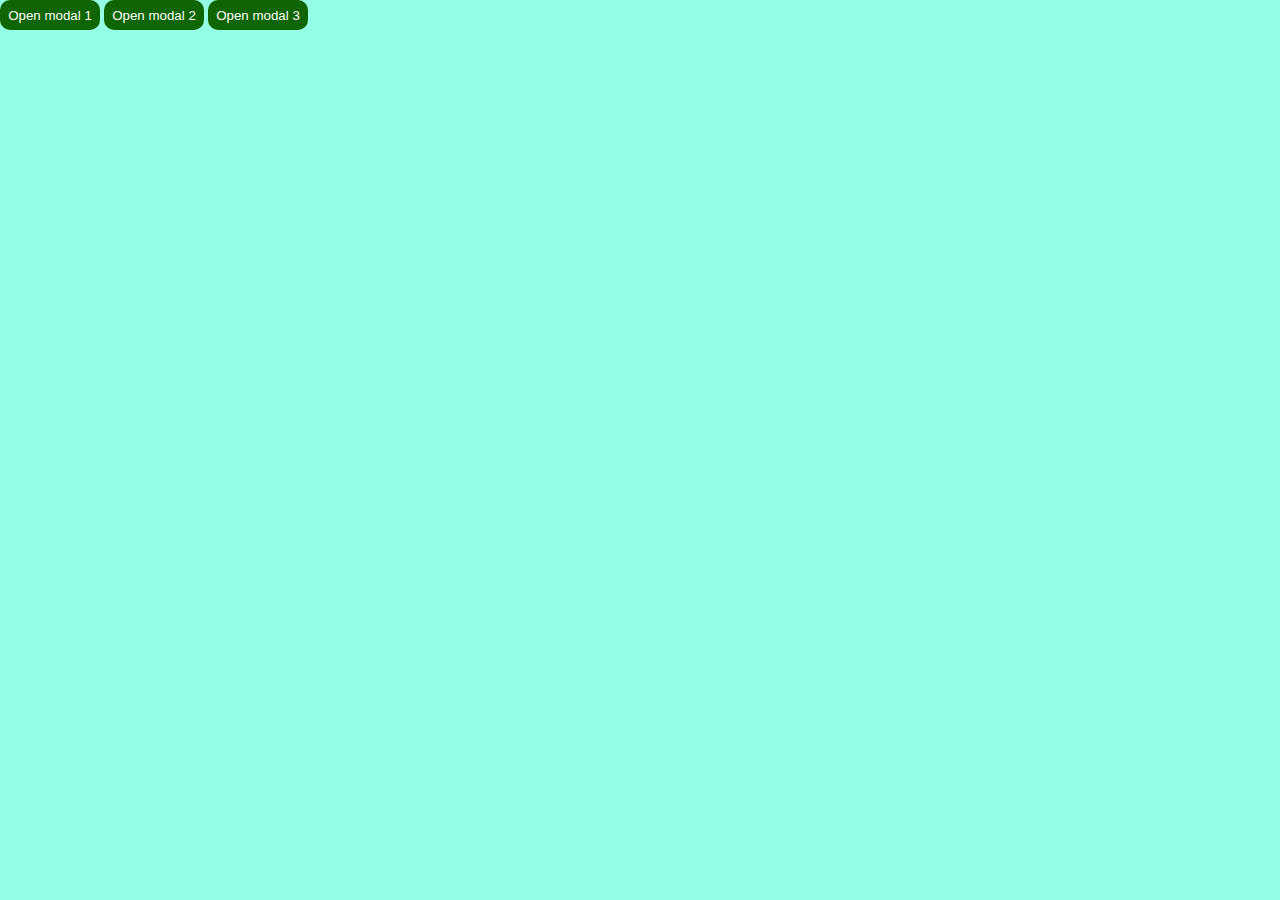
<file: 01-modal/index.html>
<!DOCTYPE html>
<html lang="en">

<head>
    <title>JavaScript</title>

    <style>
        * {
            margin: 0;
            padding: 0;
        }

        .main {
            width: 100%;
            height: 100vh;
            background-color: rgb(148, 255, 230);
            
        }

        .modal{
            position: absolute;
            top: 20%;
            left: 35%;
            background-color: white;
            width: 400px;
            height: 300px;
            display: flex;
            flex-direction: column;
            border-radius: 10px;
            padding: 10px;
            z-index: 1;
        }

        .close{
            width: 20px;
            height: 20px;
        }

        .overlay{
            width: 100%;
            height: 100%;
            position: absolute;
            top: 0;
            left: 0;
            filter: blur(90px);
            background-color: rgb(30, 74, 62);
        }

        .show-modal{
            width: 100px;
            height: 30px;
            background-color: rgb(16, 101, 3);
            border: none;
            color: white;
            border-radius: 10px;
        }

        .hidden{
            display: none;
        }


    </style>

</head>

<body>


    <div class="main">

        <button class="show-modal">Open modal 1</button>
        <button class="show-modal">Open modal 2</button>
        <button class="show-modal">Open modal 3</button>

        <div class="modal hidden">
            <button class="close">X</button>
            <h2>Lorem ipsum dolor sit amet.</h2>
            <p>Lorem, ipsum dolor sit amet consectetur adipisicing elit.
                Sequi rerum quaerat architecto! Perferendis ab itaque
                corrupti quae culpa eaque est repudiandae eum. Nulla ducimus dolorum
                totam dolor consequuntur voluptatum neque, quis doloremque, ipsum
                voluptatibus quos esse impedit ipsa laborum facere commodi aspernatur ratione alias id!
                Dicta iusto minus laudantium deleniti!
            </p>
        </div>
        <div class="overlay hidden">
            
        </div>

    </div>

    <script src="index.js"></script>
</body>

</html>
</file>
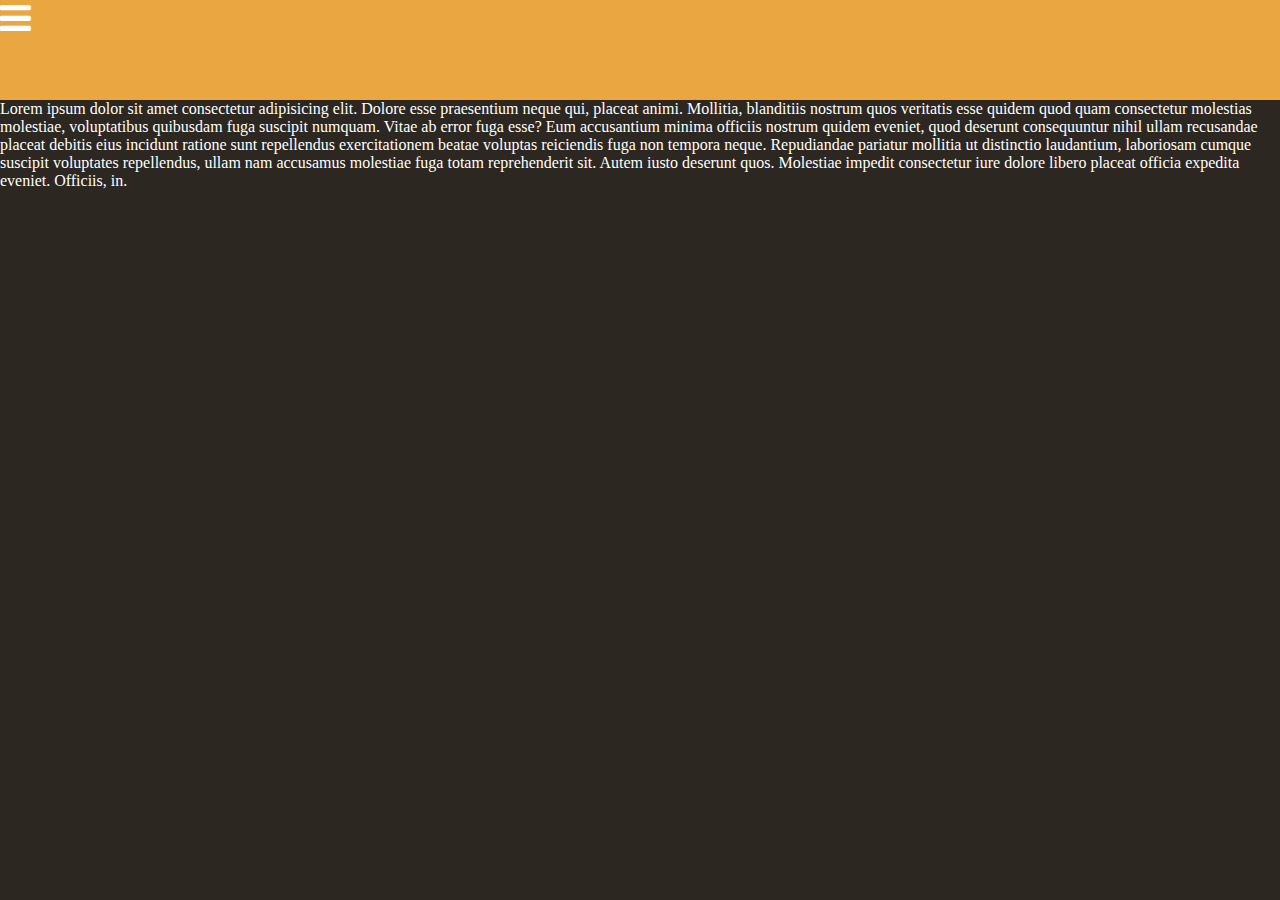
<file: 02-modal-menu-bar/index.html>
<!DOCTYPE html>
<html lang="en">
<head>
    <meta charset="UTF-8">
    <meta name="viewport" content="width=device-width, initial-scale=1.0">
    <link rel="stylesheet" href="https://cdnjs.cloudflare.com/ajax/libs/font-awesome/4.7.0/css/font-awesome.min.css">
    <link rel="stylesheet" href="style.css">
    <title>Document</title>
</head>
<body>

    <div class="main">
        <div class="left hidden">

        </div>
        <div class="right">
            <div class="header">
                <i class="fa fa-bars show" style="font-size:36px"></i>
            </div>
            <div class="content">
                <p>
                    Lorem ipsum dolor sit amet consectetur adipisicing elit. Dolore esse praesentium neque qui, placeat animi. Mollitia, blanditiis nostrum quos veritatis esse quidem quod quam consectetur molestias molestiae, voluptatibus quibusdam fuga suscipit numquam. Vitae ab error fuga esse? Eum accusantium minima officiis nostrum quidem eveniet, quod deserunt consequuntur nihil ullam recusandae placeat debitis eius incidunt ratione sunt repellendus exercitationem beatae voluptas reiciendis fuga non tempora neque. Repudiandae pariatur mollitia ut distinctio laudantium, laboriosam cumque suscipit voluptates repellendus, ullam nam accusamus molestiae fuga totam reprehenderit sit. Autem iusto deserunt quos. Molestiae impedit consectetur iure dolore libero placeat officia expedita eveniet. Officiis, in.
                </p>
            </div>
        </div>
    </div>

    <script src="script.js"></script>
    
</body>
</html>
</file>
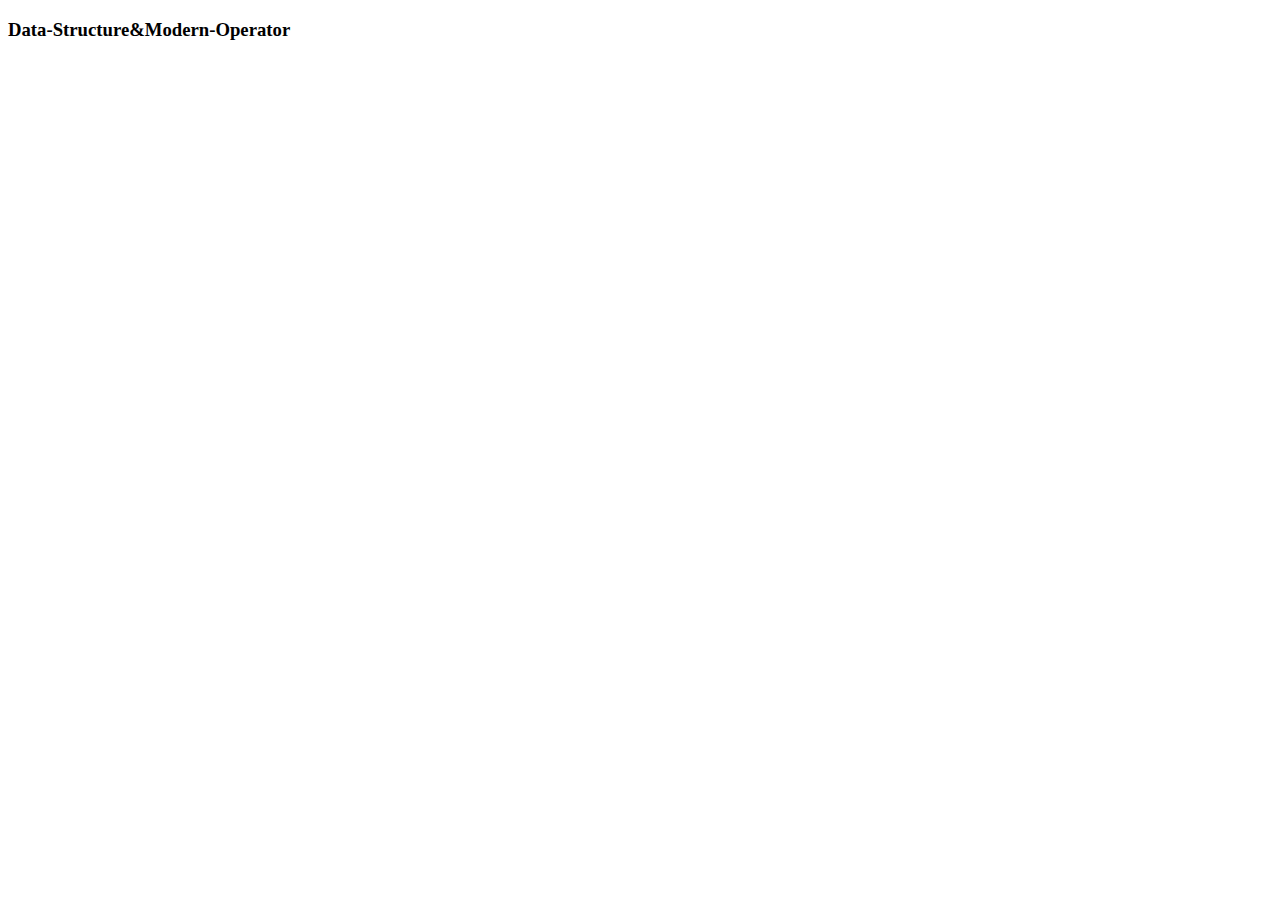
<file: 05-Data-Structure&Modern-Operator/index.html>
<!DOCTYPE html>
<html lang="en">
<head>
    <meta charset="UTF-8">
    <meta name="viewport" content="width=device-width, initial-scale=1.0">
    <title>Data-Structure and Modern Operator</title>
</head>
<body>
    <script src="script.js"></script>
    <h3>Data-Structure&Modern-Operator</h3>
</body>
</html>
</file>
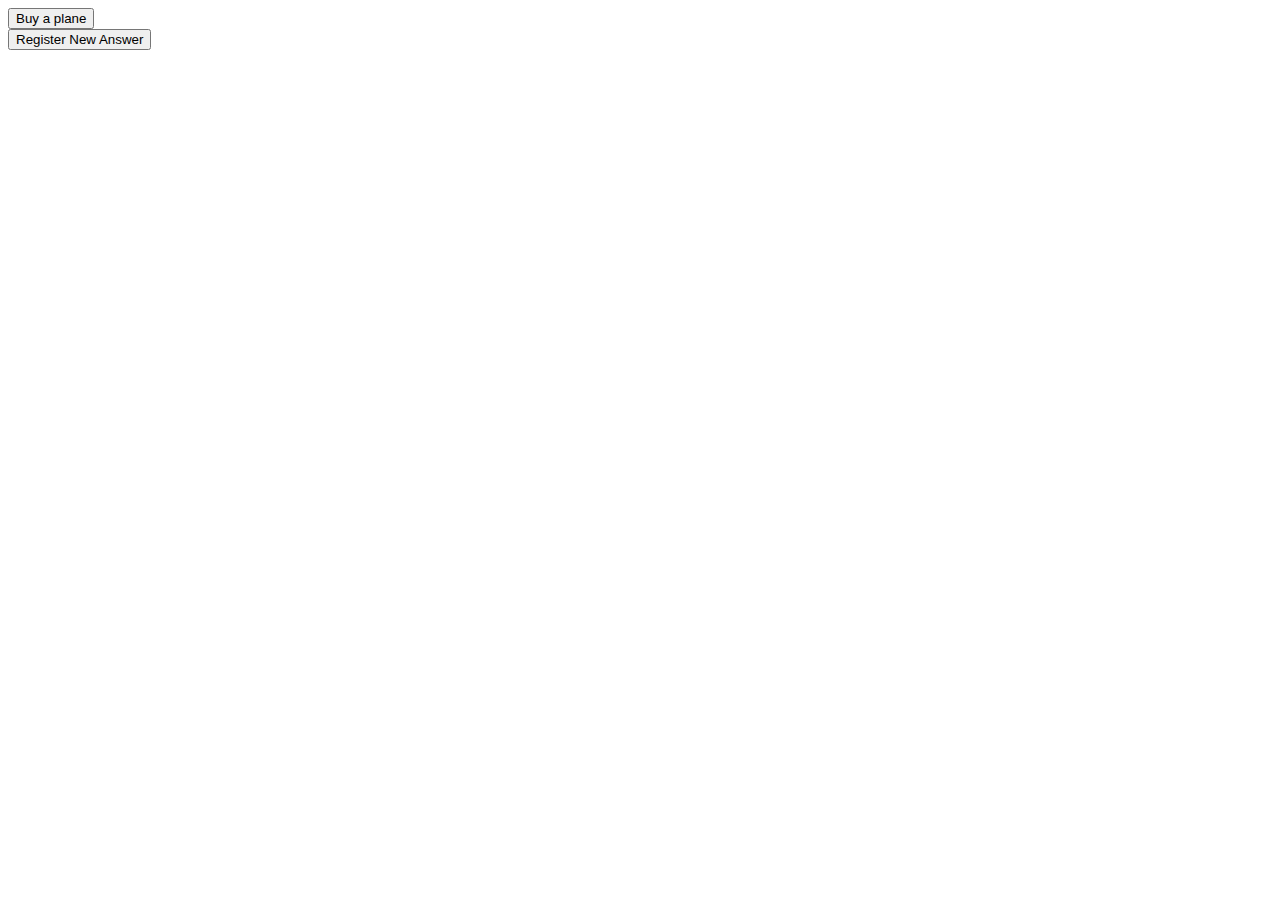
<file: 06-Closer-Look-At-Function/index.html>
<!DOCTYPE html>
<html lang="en">
<head>
    <meta charset="UTF-8">
    <meta name="viewport" content="width=device-width, initial-scale=1.0">
    <title>Document</title>
</head>
<body>
    
    <div>
        <button id="buy">Buy a plane</button>
    </div>

    <div>
        <button id="registeranswer">Register New Answer</button>
    </div>

    <script src="script.js"></script>
</body>
</html>
</file>
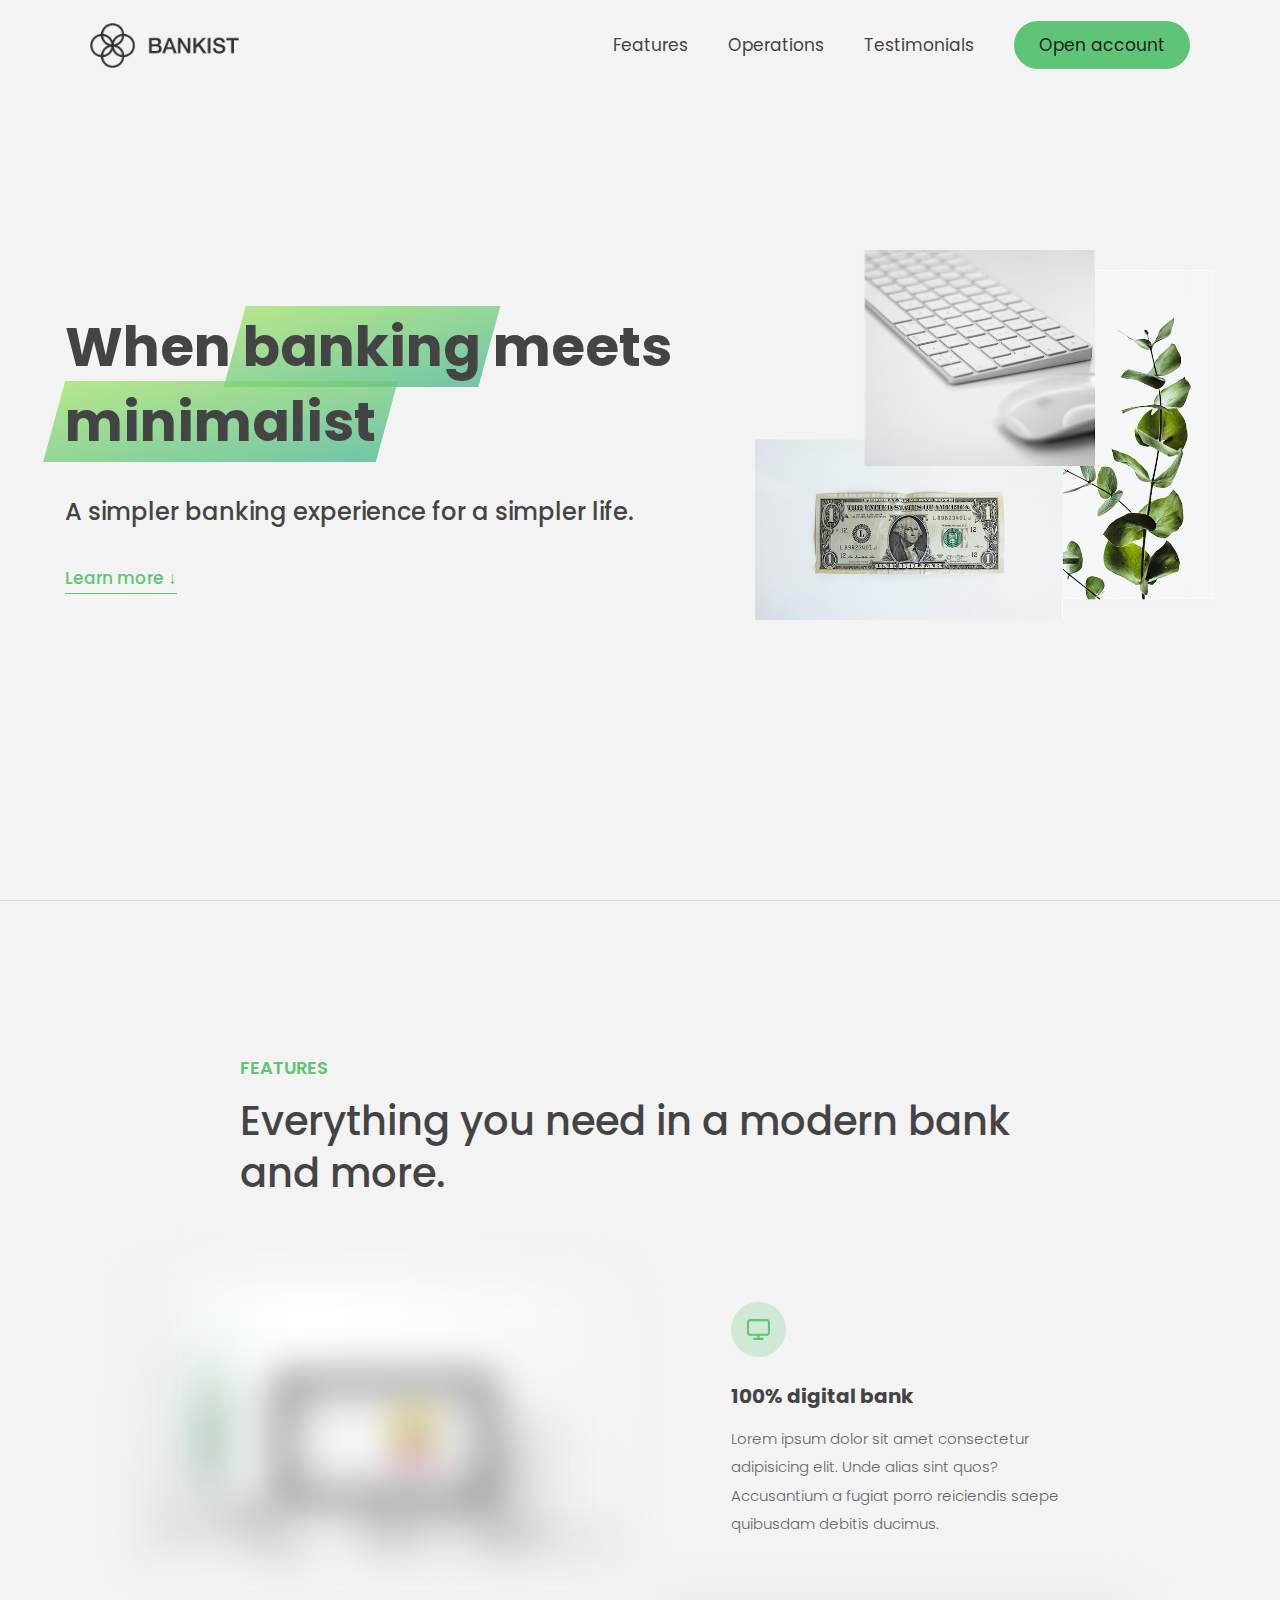
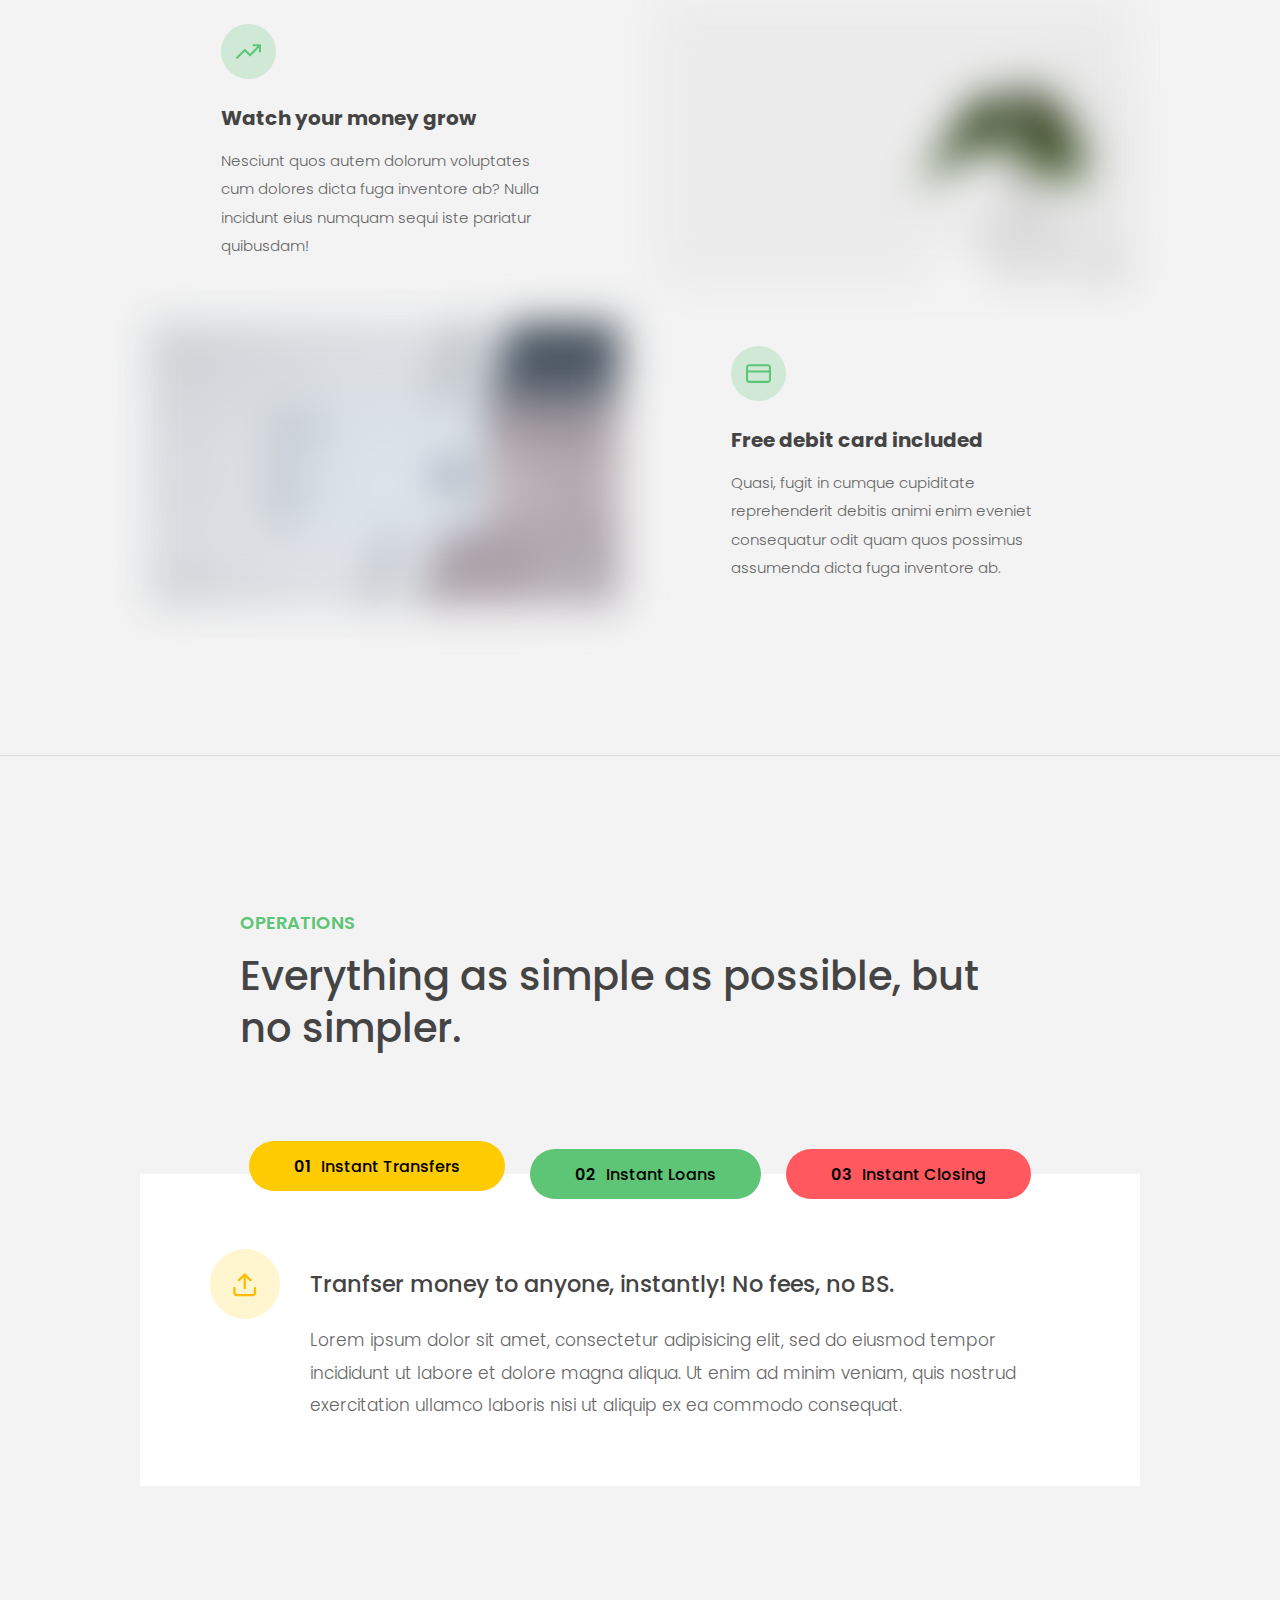
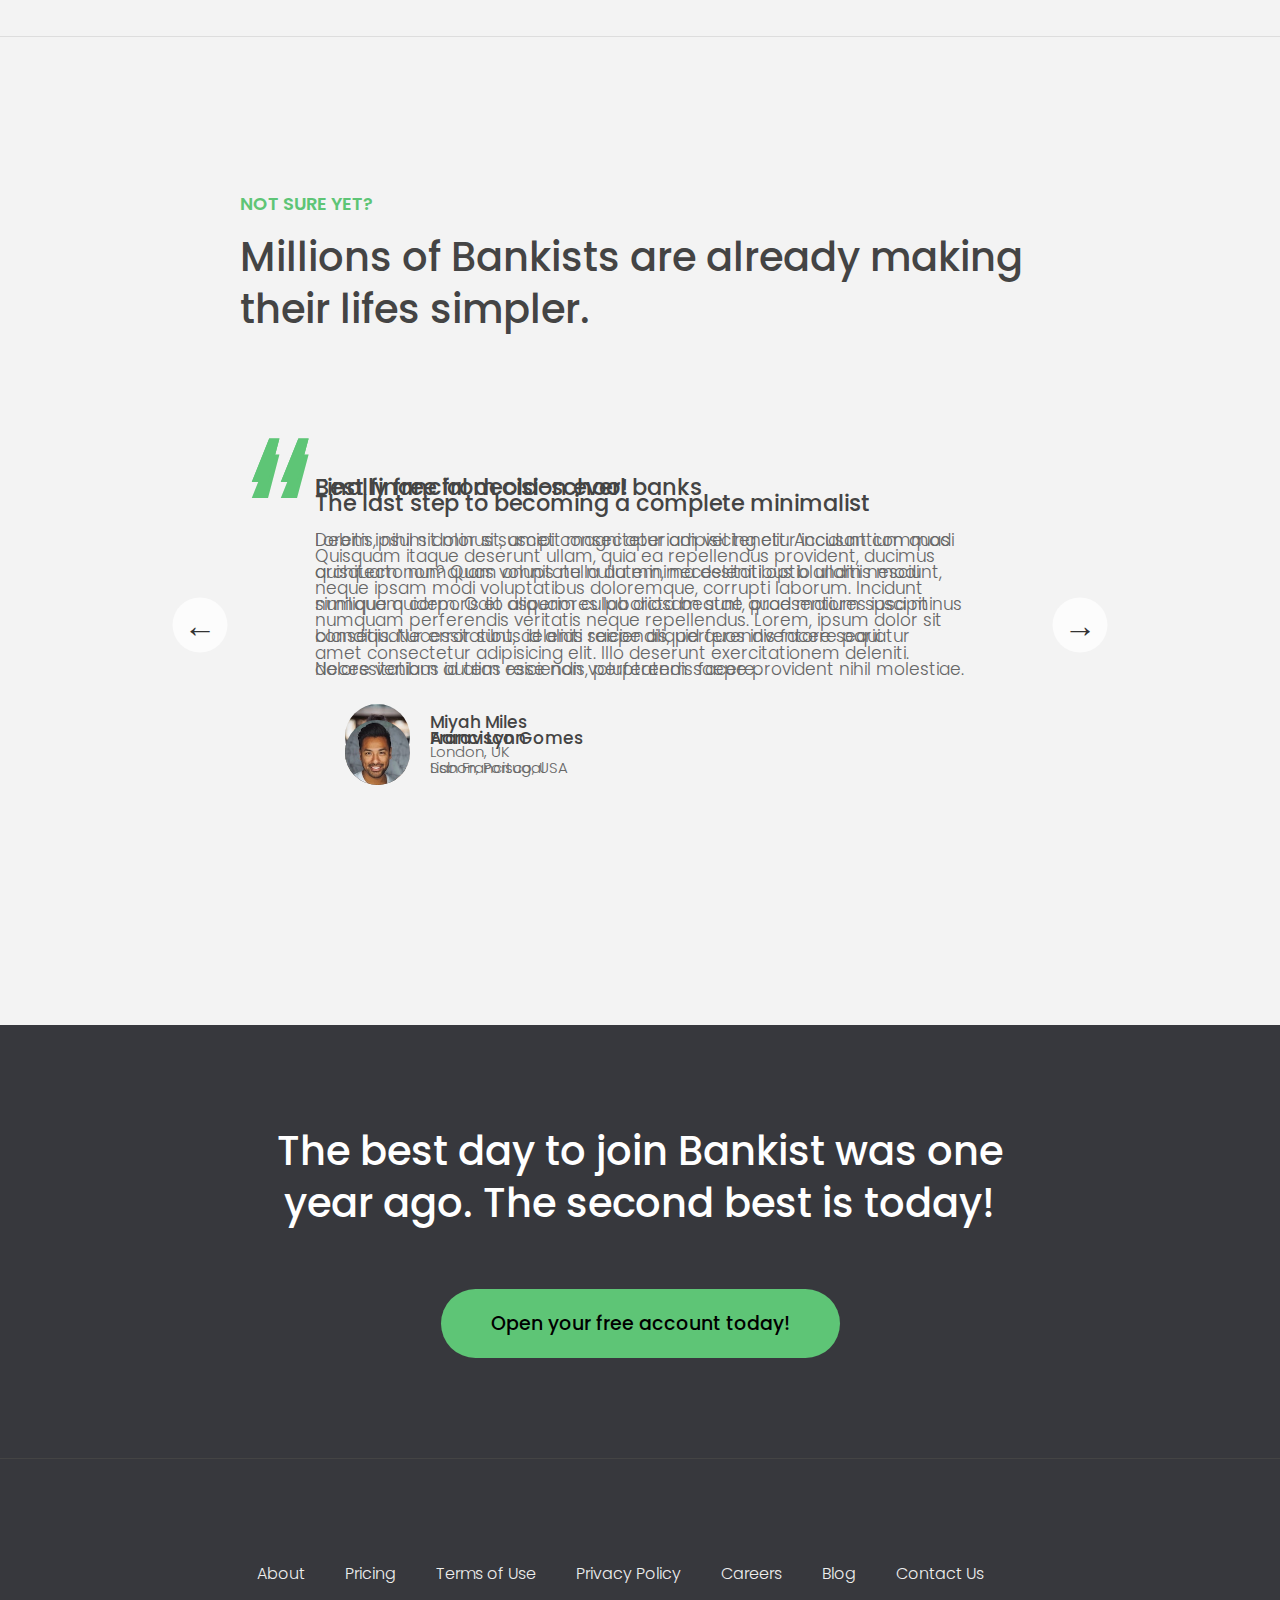
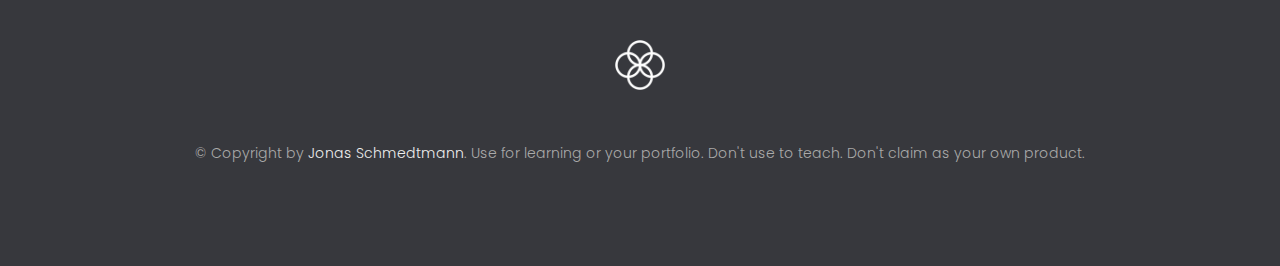
<file: 08-Advanced-Dom/index.html>
<!DOCTYPE html>
<html lang="en">

<head>
    <meta charset="UTF-8" />
    <meta name="viewport" content="width=device-width, initial-scale=1.0" />
    <meta http-equiv="X-UA-Compatible" content="ie=edge" />
    <link rel="shortcut icon" type="image/png" href="img/icon.png" />

    <link href="https://fonts.googleapis.com/css?family=Poppins:300,400,500,600&display=swap" rel="stylesheet" />
    <link rel="stylesheet" href="style.css" />
    <title>Bankist | When Banking meets Minimalist</title>
</head>

<body>
    <header class="header">
        <nav class="nav">
            <img src="img/logo.png" alt="Bankist logo" class="nav__logo" id="logo" />
            <ul class="nav__links">
                <li class="nav__item">
                    <a class="nav__link" href="#section--1">Features</a>
                </li>
                <li class="nav__item">
                    <a class="nav__link" href="#section--2">Operations</a>
                </li>
                <li class="nav__item">
                    <a class="nav__link" href="#section--3">Testimonials</a>
                </li>
                <li class="nav__item">
                    <a class="nav__link nav__link--btn btn--show-modal" href="#">Open account</a>
                </li>
            </ul>
        </nav>

        <div class="header__title">
            <h1>
                When
                <!-- Green highlight effect -->
                <span class="highlight">banking</span>
                meets<br />
                <span class="highlight">minimalist</span>
            </h1>
            <h4>A simpler banking experience for a simpler life.</h4>
            <button class="btn--text btn--scroll-to">Learn more &DownArrow;</button>
            <img src="img/hero.png" class="header__img" alt="Minimalist bank items" />
        </div>
    </header>

    <section class="section" id="section--1">
        <div class="section__title">
            <h2 class="section__description">Features</h2>
            <h3 class="section__header">
                Everything you need in a modern bank and more.
            </h3>
        </div>

        <div class="features">
            <img src="img/digital-lazy.jpg" data-src="img/digital.jpg" alt="Computer" class="features__img lazy-img" />
            <div class="features__feature">
                <div class="features__icon">
                    <svg>
                        <use xlink:href="img/icons.svg#icon-monitor"></use>
                    </svg>
                </div>
                <h5 class="features__header">100% digital bank</h5>
                <p>
                    Lorem ipsum dolor sit amet consectetur adipisicing elit. Unde alias
                    sint quos? Accusantium a fugiat porro reiciendis saepe quibusdam
                    debitis ducimus.
                </p>
            </div>

            <div class="features__feature">
                <div class="features__icon">
                    <svg>
                        <use xlink:href="img/icons.svg#icon-trending-up"></use>
                    </svg>
                </div>
                <h5 class="features__header">Watch your money grow</h5>
                <p>
                    Nesciunt quos autem dolorum voluptates cum dolores dicta fuga
                    inventore ab? Nulla incidunt eius numquam sequi iste pariatur
                    quibusdam!
                </p>
            </div>
            <img src="img/grow-lazy.jpg" data-src="img/grow.jpg" alt="Plant" class="features__img lazy-img" />

            <img src="img/card-lazy.jpg" data-src="img/card.jpg" alt="Credit card" class="features__img lazy-img" />
            <div class="features__feature">
                <div class="features__icon">
                    <svg>
                        <use xlink:href="img/icons.svg#icon-credit-card"></use>
                    </svg>
                </div>
                <h5 class="features__header">Free debit card included</h5>
                <p>
                    Quasi, fugit in cumque cupiditate reprehenderit debitis animi enim
                    eveniet consequatur odit quam quos possimus assumenda dicta fuga
                    inventore ab.
                </p>
            </div>
        </div>
    </section>

    <section class="section" id="section--2">
        <div class="section__title">
            <h2 class="section__description">Operations</h2>
            <h3 class="section__header">
                Everything as simple as possible, but no simpler.
            </h3>
        </div>

        <div class="operations">
            <div class="operations__tab-container">
                <button class="btn operations__tab operations__tab--1 operations__tab--active" data-tab="1">
                    <span>01</span>Instant Transfers
                </button>
                <button class="btn operations__tab operations__tab--2" data-tab="2">
                    <span>02</span>Instant Loans
                </button>
                <button class="btn operations__tab operations__tab--3" data-tab="3">
                    <span>03</span>Instant Closing
                </button>
            </div>
            <div class="operations__content operations__content--1 operations__content--active">
                <div class="operations__icon operations__icon--1">
                    <svg>
                        <use xlink:href="img/icons.svg#icon-upload"></use>
                    </svg>
                </div>
                <h5 class="operations__header">
                    Tranfser money to anyone, instantly! No fees, no BS.
                </h5>
                <p>
                    Lorem ipsum dolor sit amet, consectetur adipisicing elit, sed do
                    eiusmod tempor incididunt ut labore et dolore magna aliqua. Ut enim
                    ad minim veniam, quis nostrud exercitation ullamco laboris nisi ut
                    aliquip ex ea commodo consequat.
                </p>
            </div>

            <div class="operations__content operations__content--2">
                <div class="operations__icon operations__icon--2">
                    <svg>
                        <use xlink:href="img/icons.svg#icon-home"></use>
                    </svg>
                </div>
                <h5 class="operations__header">
                    Buy a home or make your dreams come true, with instant loans.
                </h5>
                <p>
                    Duis aute irure dolor in reprehenderit in voluptate velit esse
                    cillum dolore eu fugiat nulla pariatur. Excepteur sint occaecat
                    cupidatat non proident, sunt in culpa qui officia deserunt mollit
                    anim id est laborum.
                </p>
            </div>
            <div class="operations__content operations__content--3">
                <div class="operations__icon operations__icon--3">
                    <svg>
                        <use xlink:href="img/icons.svg#icon-user-x"></use>
                    </svg>
                </div>
                <h5 class="operations__header">
                    No longer need your account? No problem! Close it instantly.
                </h5>
                <p>
                    Excepteur sint occaecat cupidatat non proident, sunt in culpa qui
                    officia deserunt mollit anim id est laborum. Ut enim ad minim
                    veniam, quis nostrud exercitation ullamco laboris nisi ut aliquip ex
                    ea commodo consequat.
                </p>
            </div>
        </div>
    </section>

    <section class="section" id="section--3">
        <div class="section__title section__title--testimonials">
            <h2 class="section__description">Not sure yet?</h2>
            <h3 class="section__header">
                Millions of Bankists are already making their lifes simpler.
            </h3>
        </div>

        <div class="slider">
            <div class="slide slide--1">
                <div class="testimonial">
                    <h5 class="testimonial__header">Best financial decision ever!</h5>
                    <blockquote class="testimonial__text">
                        Lorem ipsum dolor sit, amet consectetur adipisicing elit.
                        Accusantium quas quisquam non? Quas voluptate nulla minima
                        deleniti optio ullam nesciunt, numquam corporis et asperiores
                        laboriosam sunt, praesentium suscipit blanditiis. Necessitatibus
                        id alias reiciendis, perferendis facere pariatur dolore veniam
                        autem esse non voluptatem saepe provident nihil molestiae.
                    </blockquote>
                    <address class="testimonial__author">
                        <img src="img/user-1.jpg" alt="" class="testimonial__photo" />
                        <h6 class="testimonial__name">Aarav Lynn</h6>
                        <p class="testimonial__location">San Francisco, USA</p>
                    </address>
                </div>
            </div>

            <div class="slide slide--2">
                <div class="testimonial">
                    <h5 class="testimonial__header">
                        The last step to becoming a complete minimalist
                    </h5>
                    <blockquote class="testimonial__text">
                        Quisquam itaque deserunt ullam, quia ea repellendus provident,
                        ducimus neque ipsam modi voluptatibus doloremque, corrupti
                        laborum. Incidunt numquam perferendis veritatis neque repellendus.
                        Lorem, ipsum dolor sit amet consectetur adipisicing elit. Illo
                        deserunt exercitationem deleniti.
                    </blockquote>
                    <address class="testimonial__author">
                        <img src="img/user-2.jpg" alt="" class="testimonial__photo" />
                        <h6 class="testimonial__name">Miyah Miles</h6>
                        <p class="testimonial__location">London, UK</p>
                    </address>
                </div>
            </div>

            <div class="slide slide--3">
                <div class="testimonial">
                    <h5 class="testimonial__header">
                        Finally free from old-school banks
                    </h5>
                    <blockquote class="testimonial__text">
                        Debitis, nihil sit minus suscipit magni aperiam vel tenetur
                        incidunt commodi architecto numquam omnis nulla autem,
                        necessitatibus blanditiis modi similique quidem. Odio aliquam
                        culpa dicta beatae quod maiores ipsa minus consequatur error sunt,
                        deleniti saepe aliquid quos inventore sequi. Necessitatibus id
                        alias reiciendis, perferendis facere.
                    </blockquote>
                    <address class="testimonial__author">
                        <img src="img/user-3.jpg" alt="" class="testimonial__photo" />
                        <h6 class="testimonial__name">Francisco Gomes</h6>
                        <p class="testimonial__location">Lisbon, Portugal</p>
                    </address>
                </div>
            </div>

            <!-- <div class="slide"><img src="img/img-1.jpg" alt="Photo 1" /></div>
        <div class="slide"><img src="img/img-2.jpg" alt="Photo 2" /></div>
        <div class="slide"><img src="img/img-3.jpg" alt="Photo 3" /></div>
        <div class="slide"><img src="img/img-4.jpg" alt="Photo 4" /></div> -->
            <button class="slider__btn slider__btn--left">&larr;</button>
            <button class="slider__btn slider__btn--right">&rarr;</button>
            <div class="dots"></div>
        </div>
    </section>

    <section class="section section--sign-up">
        <div class="section__title">
            <h3 class="section__header">
                The best day to join Bankist was one year ago. The second best is
                today!
            </h3>
        </div>
        <button class="btn btn--show-modal">Open your free account today!</button>
    </section>

    <footer class="footer">
        <ul class="footer__nav">
            <li class="footer__item">
                <a class="footer__link" href="#">About</a>
            </li>
            <li class="footer__item">
                <a class="footer__link" href="#">Pricing</a>
            </li>
            <li class="footer__item">
                <a class="footer__link" href="#">Terms of Use</a>
            </li>
            <li class="footer__item">
                <a class="footer__link" href="#">Privacy Policy</a>
            </li>
            <li class="footer__item">
                <a class="footer__link" href="#">Careers</a>
            </li>
            <li class="footer__item">
                <a class="footer__link" href="#">Blog</a>
            </li>
            <li class="footer__item">
                <a class="footer__link" href="#">Contact Us</a>
            </li>
        </ul>
        <img src="img/icon.png" alt="Logo" class="footer__logo" />
        <p class="footer__copyright">
            &copy; Copyright by
            <a class="footer__link twitter-link" target="_blank" href="https://twitter.com/jonasschmedtman">Jonas
                Schmedtmann</a>. Use for learning or your portfolio. Don't use to teach. Don't claim
            as your own product.
        </p>
    </footer>

    <div class="modal hidden">
        <button class="btn--close-modal">&times;</button>
        <h2 class="modal__header">
            Open your bank account <br />
            in just <span class="highlight">5 minutes</span>
        </h2>
        <form class="modal__form">
            <label>First Name</label>
            <input type="text" />
            <label>Last Name</label>
            <input type="text" />
            <label>Email Address</label>
            <input type="email" />
            <button class="btn">Next step &rarr;</button>
        </form>
    </div>
    <div class="overlay hidden"></div>

    <script src="script.js"></script>
</body>

</html>
</file>
<file: 02-modal-menu-bar/style.css>
*{
    margin: 0%;
    padding: 0%;
}

.main{
    width: 100%;
    height: 100vh;
    background-color: rgb(44, 39, 32);
    display: flex;
    justify-content: center;
    align-items: center;
}

.left{
    width: 20%;
    height: 100%;
    background-color: rgba(255, 255, 255, 0.305);
    display: none;
}

.right {
    height: 100%;
    width: 100%;
    color: white;
    
}


.header{
    width: 100%;
    height: 100px;
    background-color: rgb(234, 166, 64);
}

.header i{
    cursor: pointer;
}
</file>
<file: 08-Advanced-Dom/style.css>
/* The page is NOT responsive. You can implement responsiveness yourself if you wanna have some fun 😃 */

:root {
    --color-primary: #5ec576;
    --color-secondary: #ffcb03;
    --color-tertiary: #ff585f;
    --color-primary-darker: #4bbb7d;
    --color-secondary-darker: #ffbb00;
    --color-tertiary-darker: #fd424b;
    --color-primary-opacity: #5ec5763a;
    --color-secondary-opacity: #ffcd0331;
    --color-tertiary-opacity: #ff58602d;
    --gradient-primary: linear-gradient(to top left, #39b385, #9be15d);
    --gradient-secondary: linear-gradient(to top left, #ffb003, #ffcb03);
}

* {
    margin: 0;
    padding: 0;
    box-sizing: inherit;
}

html {
    font-size: 62.5%;
    box-sizing: border-box;
}

body {
    font-family: 'Poppins', sans-serif;
    font-weight: 300;
    color: #444;
    line-height: 1.9;
    background-color: #f3f3f3;
}

/* GENERAL ELEMENTS */
.section {
    padding: 15rem 3rem;
    border-top: 1px solid #ddd;

    transition: transform 1s, opacity 1s;
}

.section--hidden {
    opacity: 0;
    transform: translateY(8rem);
}

.section__title {
    max-width: 80rem;
    margin: 0 auto 8rem auto;
}

.section__description {
    font-size: 1.8rem;
    font-weight: 600;
    text-transform: uppercase;
    color: var(--color-primary);
    margin-bottom: 1rem;
}

.section__header {
    font-size: 4rem;
    line-height: 1.3;
    font-weight: 500;
}

.btn {
    display: inline-block;
    background-color: var(--color-primary);
    font-size: 1.6rem;
    font-family: inherit;
    font-weight: 500;
    border: none;
    padding: 1.25rem 4.5rem;
    border-radius: 10rem;
    cursor: pointer;
    transition: all 0.3s;
}

.btn:hover {
    background-color: var(--color-primary-darker);
}

.btn--text {
    display: inline-block;
    background: none;
    font-size: 1.7rem;
    font-family: inherit;
    font-weight: 500;
    color: var(--color-primary);
    border: none;
    border-bottom: 1px solid currentColor;
    padding-bottom: 2px;
    cursor: pointer;
    transition: all 0.3s;
}

p {
    color: #666;
}

/* This is BAD for accessibility! Don't do in the real world! */
button:focus {
    outline: none;
}

img {
    transition: filter 0.5s;
}

.lazy-img {
    filter: blur(20px);
}

/* NAVIGATION */
.nav {
    display: flex;
    justify-content: space-between;
    align-items: center;
    height: 9rem;
    width: 100%;
    padding: 0 6rem;
    z-index: 100;
}

/* nav and stickly class at the same time */
.nav.sticky {
    position: fixed;
    background-color: rgba(255, 255, 255, 0.95);
}

.nav__logo {
    height: 4.5rem;
    transition: all 0.3s;
}

.nav__links {
    display: flex;
    align-items: center;
    list-style: none;
}

.nav__item {
    margin-left: 4rem;
}

.nav__link:link,
.nav__link:visited {
    font-size: 1.7rem;
    font-weight: 400;
    color: inherit;
    text-decoration: none;
    display: block;
    transition: all 0.3s;
}

.nav__link--btn:link,
.nav__link--btn:visited {
    padding: 0.8rem 2.5rem;
    border-radius: 3rem;
    background-color: var(--color-primary);
    color: #222;
}

.nav__link--btn:hover,
.nav__link--btn:active {
    color: inherit;
    background-color: var(--color-primary-darker);
    color: #333;
}

/* HEADER */
.header {
    padding: 0 3rem;
    height: 100vh;
    display: flex;
    flex-direction: column;
    align-items: center;
}

.header__title {
    flex: 1;

    max-width: 115rem;
    display: grid;
    grid-template-columns: 3fr 2fr;
    row-gap: 3rem;
    align-content: center;
    justify-content: center;

    align-items: start;
    justify-items: start;
}

h1 {
    font-size: 5.5rem;
    line-height: 1.35;
}

h4 {
    font-size: 2.4rem;
    font-weight: 500;
}

.header__img {
    width: 100%;
    grid-column: 2 / 3;
    grid-row: 1 / span 4;
    transform: translateY(-6rem);
}

.highlight {
    position: relative;
}

.highlight::after {
    display: block;
    content: '';
    position: absolute;
    bottom: 0;
    left: 0;
    height: 100%;
    width: 100%;
    z-index: -1;
    opacity: 0.7;
    transform: scale(1.07, 1.05) skewX(-15deg);
    background-image: var(--gradient-primary);
}

/* FEATURES */
.features {
    display: grid;
    grid-template-columns: 1fr 1fr;
    gap: 4rem;
    margin: 0 12rem;
}

.features__img {
    width: 100%;
}

.features__feature {
    align-self: center;
    justify-self: center;
    width: 70%;
    font-size: 1.5rem;
}

.features__icon {
    display: flex;
    align-items: center;
    justify-content: center;
    background-color: var(--color-primary-opacity);
    height: 5.5rem;
    width: 5.5rem;
    border-radius: 50%;
    margin-bottom: 2rem;
}

.features__icon svg {
    height: 2.5rem;
    width: 2.5rem;
    fill: var(--color-primary);
}

.features__header {
    font-size: 2rem;
    margin-bottom: 1rem;
}

/* OPERATIONS */
.operations {
    max-width: 100rem;
    margin: 12rem auto 0 auto;

    background-color: #fff;
}

.operations__tab-container {
    display: flex;
    justify-content: center;
}

.operations__tab {
    margin-right: 2.5rem;
    transform: translateY(-50%);
}

.operations__tab span {
    margin-right: 1rem;
    font-weight: 600;
    display: inline-block;
}

.operations__tab--1 {
    background-color: var(--color-secondary);
}

.operations__tab--1:hover {
    background-color: var(--color-secondary-darker);
}

.operations__tab--3 {
    background-color: var(--color-tertiary);
    margin: 0;
}

.operations__tab--3:hover {
    background-color: var(--color-tertiary-darker);
}

.operations__tab--active {
    transform: translateY(-66%);
}

.operations__content {
    display: none;

    /* JUST PRESENTATIONAL */
    font-size: 1.7rem;
    padding: 2.5rem 7rem 6.5rem 7rem;
}

.operations__content--active {
    display: grid;
    grid-template-columns: 7rem 1fr;
    column-gap: 3rem;
    row-gap: 0.5rem;
}

.operations__header {
    font-size: 2.25rem;
    font-weight: 500;
    align-self: center;
}

.operations__icon {
    display: flex;
    align-items: center;
    justify-content: center;
    height: 7rem;
    width: 7rem;
    border-radius: 50%;
}

.operations__icon svg {
    height: 2.75rem;
    width: 2.75rem;
}

.operations__content p {
    grid-column: 2;
}

.operations__icon--1 {
    background-color: var(--color-secondary-opacity);
}

.operations__icon--2 {
    background-color: var(--color-primary-opacity);
}

.operations__icon--3 {
    background-color: var(--color-tertiary-opacity);
}

.operations__icon--1 svg {
    fill: var(--color-secondary-darker);
}

.operations__icon--2 svg {
    fill: var(--color-primary);
}

.operations__icon--3 svg {
    fill: var(--color-tertiary);
}

/* SLIDER */
.slider {
    max-width: 100rem;
    height: 50rem;
    margin: 0 auto;
    position: relative;

    /* IN THE END */
    overflow: hidden;
}

.slide {
    position: absolute;
    top: 0;
    width: 100%;
    height: 50rem;

    display: flex;
    align-items: center;
    justify-content: center;

    /* THIS creates the animation! */
    transition: transform 1s;
}

.slide>img {
    /* Only for images that have different size than slide */
    width: 100%;
    height: 100%;
    object-fit: cover;
}

.slider__btn {
    position: absolute;
    top: 50%;
    z-index: 10;

    border: none;
    background: rgba(255, 255, 255, 0.7);
    font-family: inherit;
    color: #333;
    border-radius: 50%;
    height: 5.5rem;
    width: 5.5rem;
    font-size: 3.25rem;
    cursor: pointer;
}

.slider__btn--left {
    left: 6%;
    transform: translate(-50%, -50%);
}

.slider__btn--right {
    right: 6%;
    transform: translate(50%, -50%);
}

.dots {
    position: absolute;
    bottom: 5%;
    left: 50%;
    transform: translateX(-50%);
    display: flex;
}

.dots__dot {
    border: none;
    background-color: #b9b9b9;
    opacity: 0.7;
    height: 1rem;
    width: 1rem;
    border-radius: 50%;
    margin-right: 1.75rem;
    cursor: pointer;
    transition: all 0.5s;

    /* Only necessary when overlying images */
    /* box-shadow: 0 0.6rem 1.5rem rgba(0, 0, 0, 0.7); */
}

.dots__dot:last-child {
    margin: 0;
}

.dots__dot--active {
    /* background-color: #fff; */
    background-color: #888;
    opacity: 1;
}

/* TESTIMONIALS */
.testimonial {
    width: 65%;
    position: relative;
}

.testimonial::before {
    content: '\201C';
    position: absolute;
    top: -5.7rem;
    left: -6.8rem;
    line-height: 1;
    font-size: 20rem;
    font-family: inherit;
    color: var(--color-primary);
    z-index: -1;
}

.testimonial__header {
    font-size: 2.25rem;
    font-weight: 500;
    margin-bottom: 1.5rem;
}

.testimonial__text {
    font-size: 1.7rem;
    margin-bottom: 3.5rem;
    color: #666;
}

.testimonial__author {
    margin-left: 3rem;
    font-style: normal;

    display: grid;
    grid-template-columns: 6.5rem 1fr;
    column-gap: 2rem;
}

.testimonial__photo {
    grid-row: 1 / span 2;
    width: 6.5rem;
    border-radius: 50%;
}

.testimonial__name {
    font-size: 1.7rem;
    font-weight: 500;
    align-self: end;
    margin: 0;
}

.testimonial__location {
    font-size: 1.5rem;
}

.section__title--testimonials {
    margin-bottom: 4rem;
}

/* SIGNUP */
.section--sign-up {
    background-color: #37383d;
    border-top: none;
    border-bottom: 1px solid #444;
    text-align: center;
    padding: 10rem 3rem;
}

.section--sign-up .section__header {
    color: #fff;
    text-align: center;
}

.section--sign-up .section__title {
    margin-bottom: 6rem;
}

.section--sign-up .btn {
    font-size: 1.9rem;
    padding: 2rem 5rem;
}

/* FOOTER */
.footer {
    padding: 10rem 3rem;
    background-color: #37383d;
}

.footer__nav {
    list-style: none;
    display: flex;
    justify-content: center;
    margin-bottom: 5rem;
}

.footer__item {
    margin-right: 4rem;
}

.footer__link {
    font-size: 1.6rem;
    color: #eee;
    text-decoration: none;
}

.footer__logo {
    height: 5rem;
    display: block;
    margin: 0 auto;
    margin-bottom: 5rem;
}

.footer__copyright {
    font-size: 1.4rem;
    color: #aaa;
    text-align: center;
}

.footer__copyright .footer__link {
    font-size: 1.4rem;
}

/* MODAL WINDOW */
.modal {
    position: fixed;
    top: 50%;
    left: 50%;
    transform: translate(-50%, -50%);
    max-width: 60rem;
    background-color: #f3f3f3;
    padding: 5rem 6rem;
    box-shadow: 0 4rem 6rem rgba(0, 0, 0, 0.3);
    z-index: 1000;
    transition: all 0.5s;
}

.overlay {
    position: fixed;
    top: 0;
    left: 0;
    width: 100%;
    height: 100%;
    background-color: rgba(0, 0, 0, 0.5);
    backdrop-filter: blur(4px);
    z-index: 100;
    transition: all 0.5s;
}

.modal__header {
    font-size: 3.25rem;
    margin-bottom: 4.5rem;
    line-height: 1.5;
}

.modal__form {
    margin: 0 3rem;
    display: grid;
    grid-template-columns: 1fr 2fr;
    align-items: center;
    gap: 2.5rem;
}

.modal__form label {
    font-size: 1.7rem;
    font-weight: 500;
}

.modal__form input {
    font-size: 1.7rem;
    padding: 1rem 1.5rem;
    border: 1px solid #ddd;
    border-radius: 0.5rem;
}

.modal__form button {
    grid-column: 1 / span 2;
    justify-self: center;
    margin-top: 1rem;
}

.btn--close-modal {
    font-family: inherit;
    color: inherit;
    position: absolute;
    top: 0.5rem;
    right: 2rem;
    font-size: 4rem;
    cursor: pointer;
    border: none;
    background: none;
}

.hidden {
    visibility: hidden;
    opacity: 0;
}

/* COOKIE MESSAGE */
.cookie-message {
    display: flex;
    align-items: center;
    justify-content: space-evenly;
    width: 100%;
    background-color: white;
    color: #bbb;
    font-size: 1.5rem;
    font-weight: 400;
}
</file>
